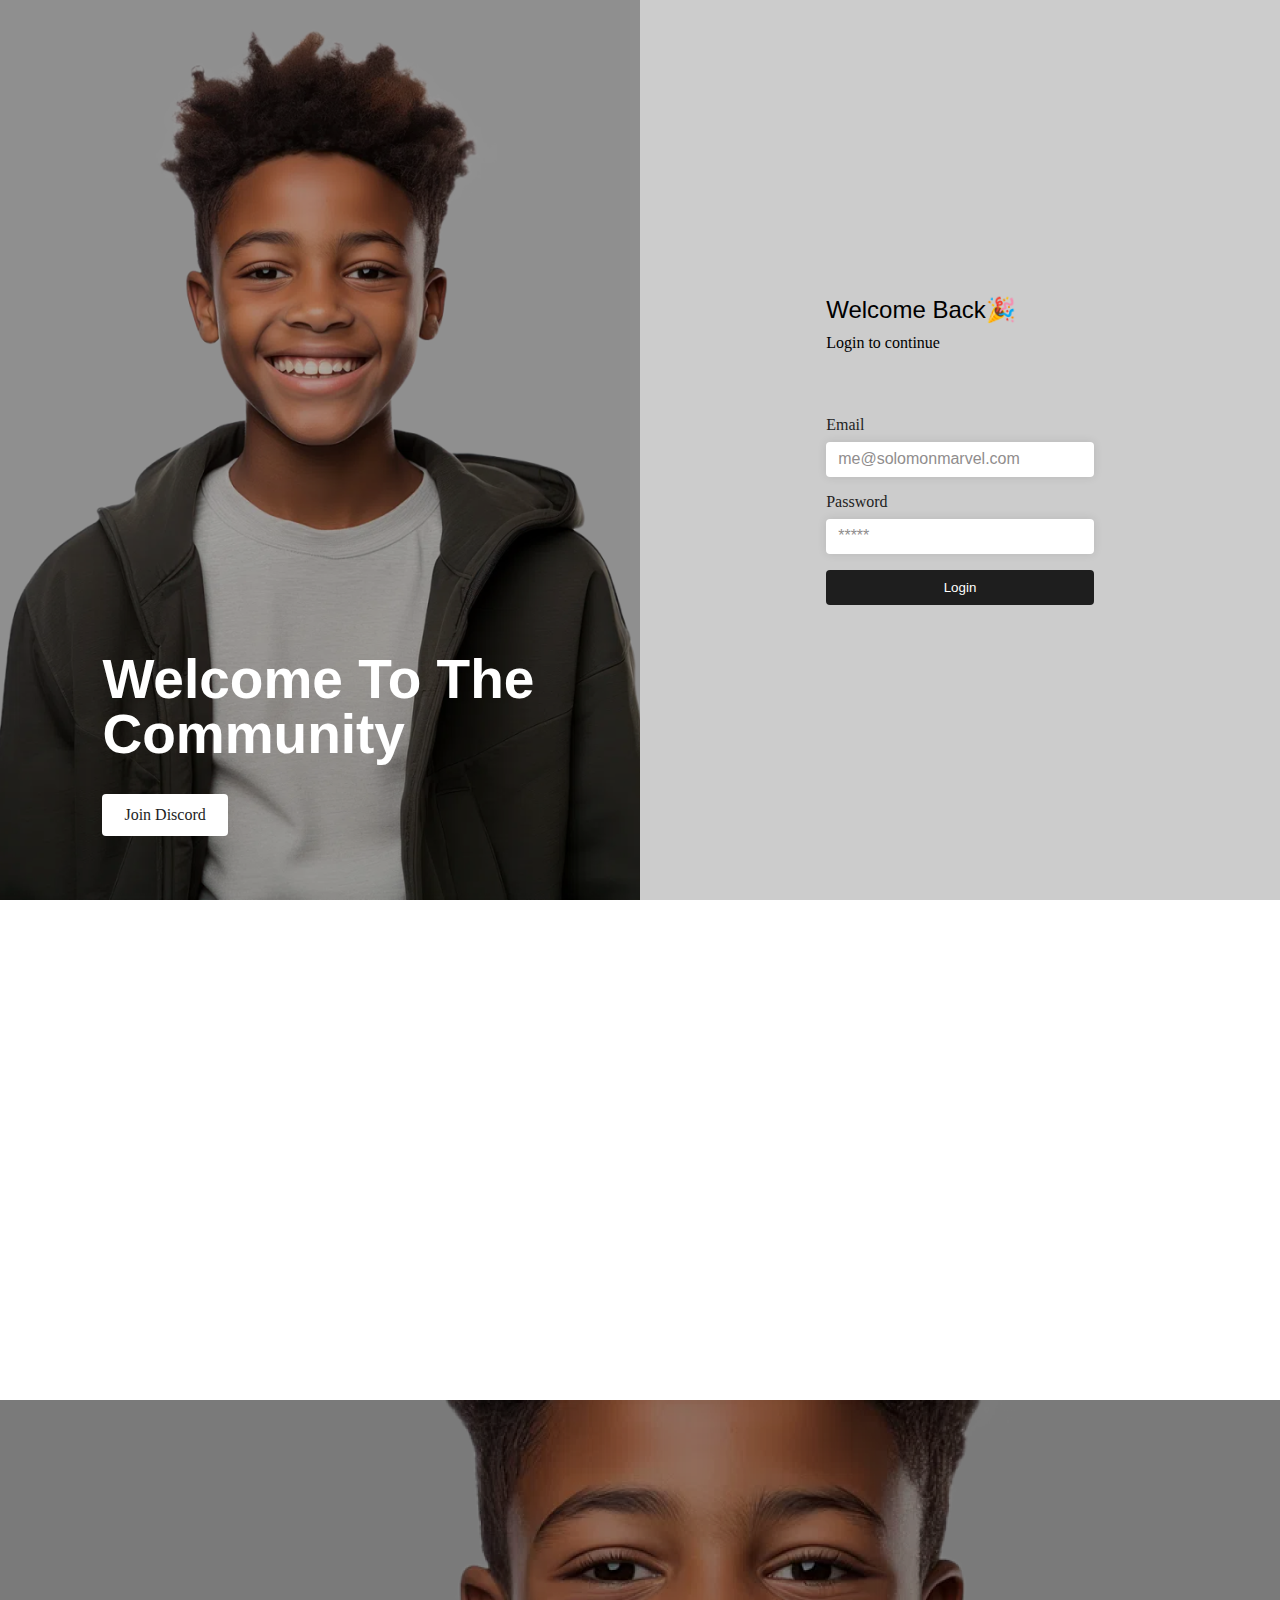
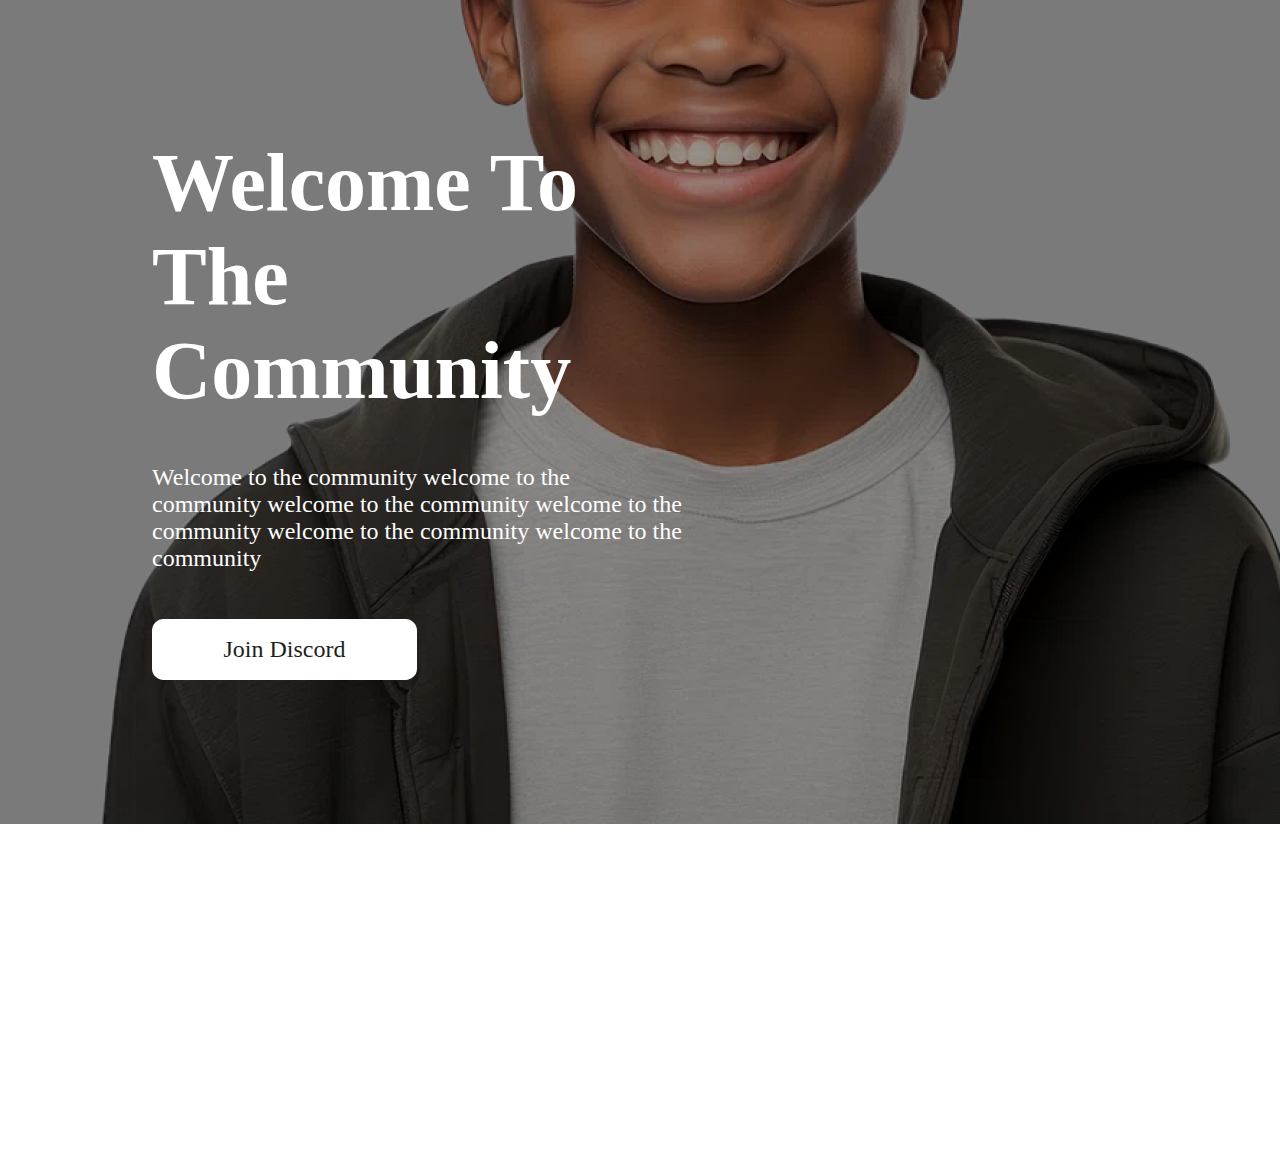
<file: index.html>
<!DOCTYPE html>
<html lang="en">
  <head>
    <meta charset="UTF-8" />
    <meta name="viewport" content="width=device-width, initial-scale=1.0" />
    <title>Task 2 | Login</title>
    <link rel="stylesheet" href="./style.css" />
  </head>
  <body>
    <section class="login-bg">
      <div class="login-w">
        <div class="left">
          <div class="left-body">
            <h3 class="left-heading3">Welcome To The Community</h3>
            <a href="#" class="btn">
              <span class="text">Join Discord</span>
            </a>
          </div>
        </div>

        <div class="right">
          <div class="right-body">
            <div class="right-text">
              <h3 class="right-head">Welcome Back🎉</h3>
              <p class="login-text">Login to continue</p>
            </div>
            <form>
              <label for="Email">Email</label>
              <input
                type="email"
                placeholder="me@solomonmarvel.com"
                id="email"
                name="email"
                required
              />

              <label for="password">Password</label>
              <input
                type="password"
                placeholder="*****"
                id="password"
                name="password"
                required
              />

              <button type="submit">Login</button>
            </form>
          </div>
        </div>
      </div>
    </section>

    <section class="frame-2">
      <div class="background-image">
        <!-- <img class="rectangle-1" src="./assest/image/Rectangle 1.png" /> -->
        <div class="text-overlay">
          <div class="welcome-title">Welcome To The Community</div>

          <p class="welcome-welcome">
            Welcome to the community welcome to the community welcome to the
            community welcome to the community welcome to the community welcome
            to the community
          </p>

          <button class="join-discord">Join Discord</button>
        </div>
      </div>

      <section class="new"></section>
    </section>
  </body>
</html>
</file>
<file: style.css>
* {
  margin: 0;
  padding: 0;
  box-sizing: border-box;
}

.login-bg {
  background-color: #f3f3f3;
  width: 100%;
  height: 100vh;
}

.login-w {
  display: flex;
  width: 100%;
  overflow: hidden;
}

.left {
  display: flex;
  flex-direction: column;
  width: 50%;
  height: 100vh;
  /* flex-shrink: 0; */
  background: url("./assest/image/Rectangle-desktop.png");
  background-position: 0 0, 50%;
  background-repeat: no-repeat;
  background-size: cover;
  background-blend-mode: color-burn;
  justify-content: flex-end;
  align-items: center;
}

.left-body {
  display: flex;
  flex-direction: column;
  align-items: flex-start;
  width: 34vw;
  margin: 1rem 2rem 4rem;
  gap: 32px;
}

.left-body a {
  text-decoration: none;
  color: #1e1e1e;
  font-family: inherit;
  font-size: 16px;
  font-weight: 400;
  line-height: normal;
}

.btn {
  display: flex;
  padding: 12px 22px;
  justify-content: center;
  align-items: center;
  border-radius: 4px;
  background: #fff;
  /* margin-left: 0; */
}

.left-heading3 {
  color: #fff;
  font-size: 55px;
  font-family: "Inter", sans-serif;
  font-style: 800;
  line-height: 1em;
}

.right {
  display: flex;
  flex-direction: column;
  width: 50%;
  height: 100vh;
  background: #ccc;
  background-blend-mode: color-burn;
  justify-content: center;
  align-items: center;
}

.right-body {
  display: flex;
  flex-direction: column;
  align-items: flex-start;
  gap: 64px;
}

.right-text {
  display: flex;
  flex-direction: column;
  align-items: flex-start;
  gap: 10px;
  text-align: left;
  margin-left: 0;
}

.right-head {
  font-size: 24px;
  font-family: "Inter", sans-serif;
  font-weight: 500;
}

.login-text {
  font-size: 16px;
  text-align: left;
  /* margin-left: 0; */
}

label {
  display: block;
  margin-bottom: 8px;
  color: #1e1e1e;
  font-size: 16px;
  font-weight: normal;
}

input {
  width: 100%;
  padding: 10px 12px;
  margin-bottom: 16px;
  border-radius: 4px;
  border: none;
  box-shadow: 0 0 10px rgba(0, 0, 0, 0.1);
  /* box-sizing: border-box; */
  outline: none;
}

input::placeholder {
  color: #908d8d;
  font-family: "Inter", sans-serif;
  font-size: 16px;
  font-style: normal;
  font-weight: 400;
  line-height: normal;
}

/* input.active::placeholder {
  opacity: 0;
  transition: opacity 0.3s ease-in-out;
} */

.error {
  color: #ff0000;
  margin-top: -10px;
  margin-bottom: 10px;
}

button {
  width: 100%;
  background-color: #1e1e1e;
  color: #fff;
  padding: 10px 15px;
  border: none;
  border-radius: 4px;
  cursor: pointer;
}

button:hover {
  background-color: #000;
}

.frame-2 {
  width: 100%;
  margin-top: 500px;
}

.background-image {
  padding: 336px 598px 490px 152px;
  background: url("./assest/image/Rectangle\ 1.png");
  background-repeat: no-repeat;
  width: 100%;
}

.text-overlay {
  display: flex;
  flex-direction: column;
  justify-content: center;
  align-items: center;
  gap: 46.29px;
}

.welcome-title {
  color: #fff;
  font-family: Inter;
  font-size: 82.01px;
  font-style: normal;
  font-weight: 800;
  line-height: normal;
}

.welcome-welcome {
  color: #fff;
  font-family: Inter;
  font-size: 24px;
  font-style: normal;
  font-weight: 400;
  line-height: normal;
}

.join-discord {
  width: 50%;
  align-self: flex-start;
  padding: 17.358px 31.824px;
  border-radius: 11.572px;
  background: #fff;
  color: #1e1e1e;
  font-family: Inter;
  font-size: 24px;
  font-style: normal;
  font-weight: 400;
  line-height: normal;
}
/* @media (max-width: 1024px) {
  .right-body {
    margin-left: 5rem;
  }
} */

/* @media (max-width: 768px) {
  .login-w {
    display: flex;
    flex-direction: column;
    width: 100%;
    height: 100vh;
  }
  .left {
    width: 100%;
    height: 24rem;
  }
  .left-body {
    position: relative;
    left: 1.5rem;
    bottom: 2.5rem;
    width: 22.5rem;
    margin: 0;
    gap: 32px;
  }
  .left-heading3 {
    font-size: 2rem;
  }
  .right {
    width: 100%;
  }
  .right-body {
    margin-left: auto;
  }
  .right-head {
    font-size: 1.5rem;
  }
}

@media (max-width: 320px) {
  .login-bg {
    height: 100vh;
  }
  .left {
    flex-direction: column;
    width: 100%;
    background: linear-gradient(
        0deg,
        rgba(0, 0, 0, 0.3) 0%,
        rgba(0, 0, 0, 0.3) 100%
      ),
      lightgray 50% / cover no-repeat, #ccc;
    background-blend-mode: color-burn;
    justify-content: flex-end;
    align-items: flex-end;
  }
  .left-body {
    display: flex;
    flex-direction: column;
    align-items: flex-end;
    width: 18.5rem;
    top: 12rem;
    height: 100vh;
    margin-top: 0;
    gap: 2rem;
  }
  .right {
    background-color: #fff;
  }
  .right-body {
    display: flex;
    flex-direction: column;
    align-items: flex-end;
    position: relative;
    top: 3rem;
    gap: 64px;
  }
} */

@media (min-width: 641px) and (max-width: 1023px) {
  .background-image {
    background-size: cover;
    background-repeat: no-repeat;
    padding: 310px 100px 100px 50px;
  }
}

@media (min-width: 280px) and (max-width: 640px) {
  .login-w {
    flex-direction: column;
  }

  .left,
  .right {
    width: 100%;
  }

  .left {
    background: url("./assest/image/Rectangle-3-mobile.png");
    background-repeat: no-repeat;
    background-size: cover;
    background-position: center;
  }
  .left-heading3 {
    font-size: 32px;
  }
  .left-body {
    margin-left: 100px;
    width: 100%;
  }

  .right {
    height: auto;
    background: #fff;
    margin-block: 47.5px;
    justify-content: flex-start;
  }

  .background-image {
    background: url("./assest/image/Rectangle-1-mobile.png");
    background-repeat: no-repeat;
    background-size: cover;
    padding: 291px 27px 42.28px 26px;
  }
  .welcome-title {
    font-size: 32px;
  }

  .welcome-welcome {
    font-size: 14px;
  }
  .join-discord {
    width: 70%;
  }
}
</file>
